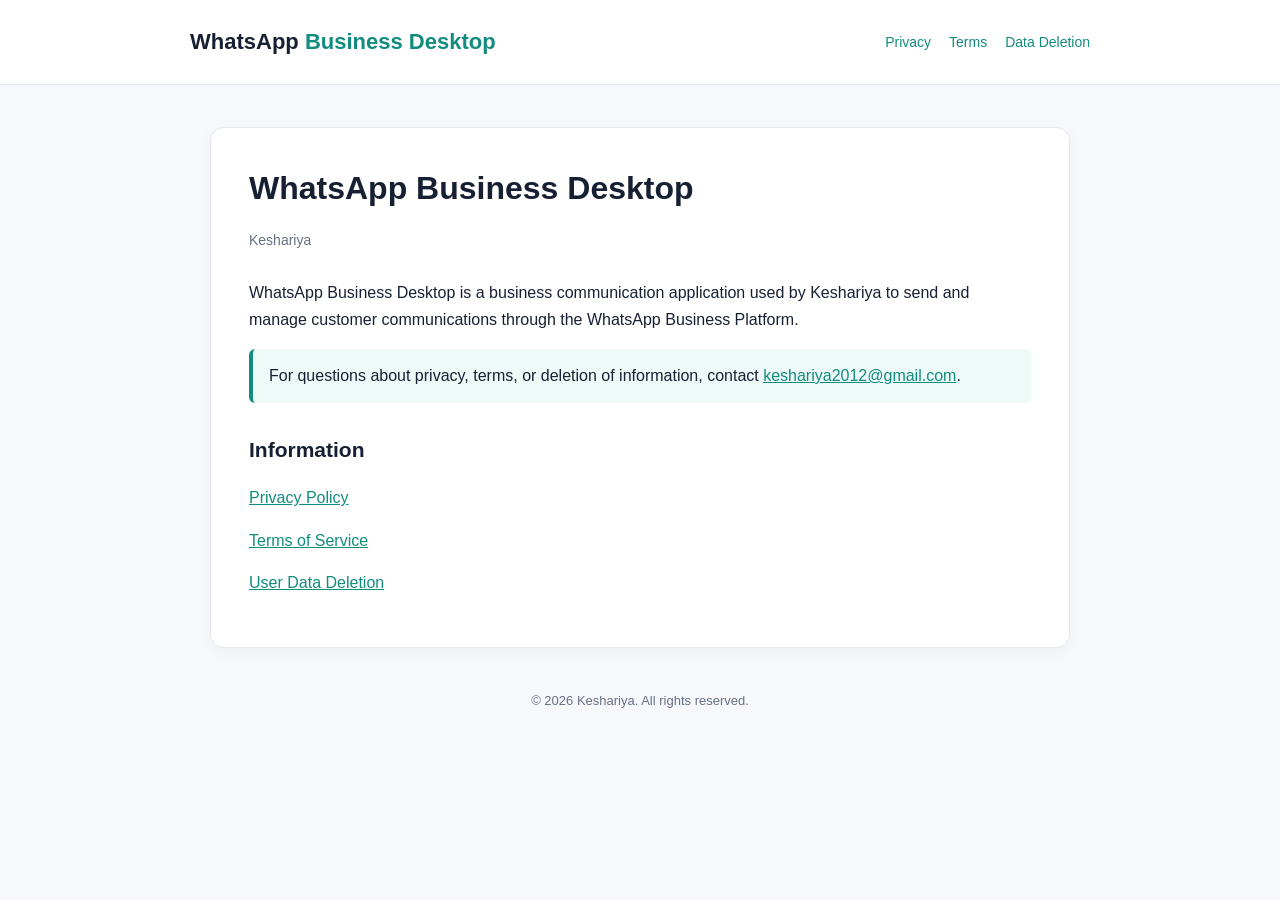
<file: index.html>
<!doctype html><html><head><meta charset="utf-8"><meta name="viewport" content="width=device-width,initial-scale=1"><title>WhatsApp Business Desktop</title><link rel="stylesheet" href="style.css"></head>
<body><header><div class="header-inner"><div class="brand">WhatsApp <span>Business Desktop</span></div><nav><a href="privacy.html">Privacy</a><a href="terms.html">Terms</a><a href="data-deletion.html">Data Deletion</a></nav></div></header>
<main><div class="card"><h1>WhatsApp Business Desktop</h1><p class="meta">Keshariya</p><p>WhatsApp Business Desktop is a business communication application used by Keshariya to send and manage customer communications through the WhatsApp Business Platform.</p>
<div class="notice">For questions about privacy, terms, or deletion of information, contact <a href="mailto:keshariya2012@gmail.com">keshariya2012@gmail.com</a>.</div>
<h2>Information</h2><p><a href="privacy.html">Privacy Policy</a></p><p><a href="terms.html">Terms of Service</a></p><p><a href="data-deletion.html">User Data Deletion</a></p></div></main>
<footer>© 2026 Keshariya. All rights reserved.</footer></body></html>
</file>
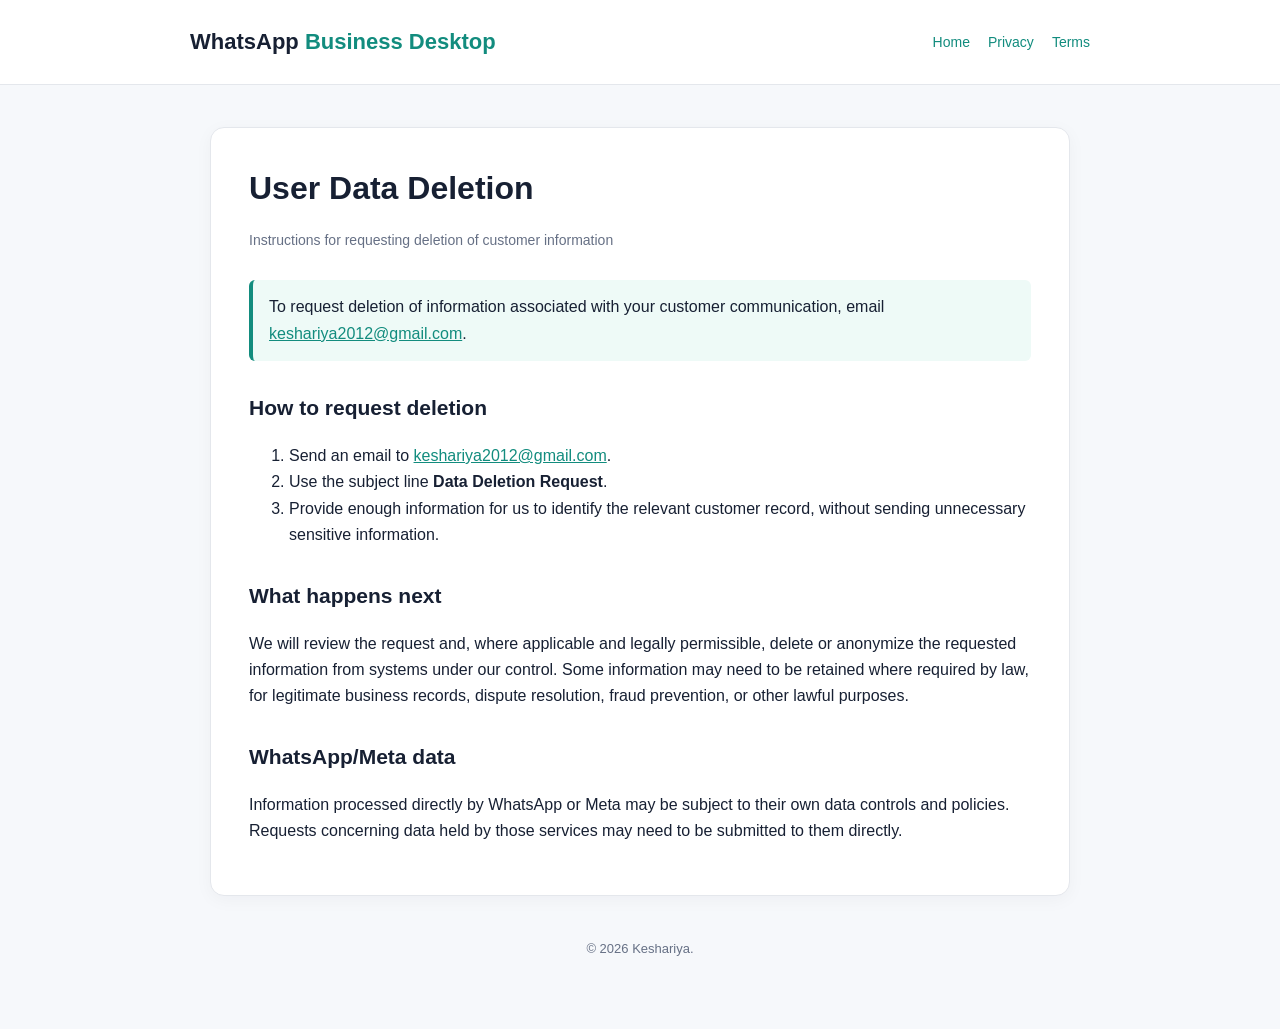
<file: data-deletion.html>
<!doctype html><html><head><meta charset="utf-8"><meta name="viewport" content="width=device-width,initial-scale=1"><title>User Data Deletion | WhatsApp Business Desktop</title><link rel="stylesheet" href="style.css"></head>
<body><header><div class="header-inner"><div class="brand">WhatsApp <span>Business Desktop</span></div><nav><a href="index.html">Home</a><a href="privacy.html">Privacy</a><a href="terms.html">Terms</a></nav></div></header>
<main><div class="card"><h1>User Data Deletion</h1><p class="meta">Instructions for requesting deletion of customer information</p>
<div class="notice">To request deletion of information associated with your customer communication, email <a href="mailto:keshariya2012@gmail.com">keshariya2012@gmail.com</a>.</div>
<h2>How to request deletion</h2><ol><li>Send an email to <a href="mailto:keshariya2012@gmail.com">keshariya2012@gmail.com</a>.</li><li>Use the subject line <strong>Data Deletion Request</strong>.</li><li>Provide enough information for us to identify the relevant customer record, without sending unnecessary sensitive information.</li></ol>
<h2>What happens next</h2><p>We will review the request and, where applicable and legally permissible, delete or anonymize the requested information from systems under our control. Some information may need to be retained where required by law, for legitimate business records, dispute resolution, fraud prevention, or other lawful purposes.</p>
<h2>WhatsApp/Meta data</h2><p>Information processed directly by WhatsApp or Meta may be subject to their own data controls and policies. Requests concerning data held by those services may need to be submitted to them directly.</p>
</div></main><footer>© 2026 Keshariya.</footer></body></html>
</file>
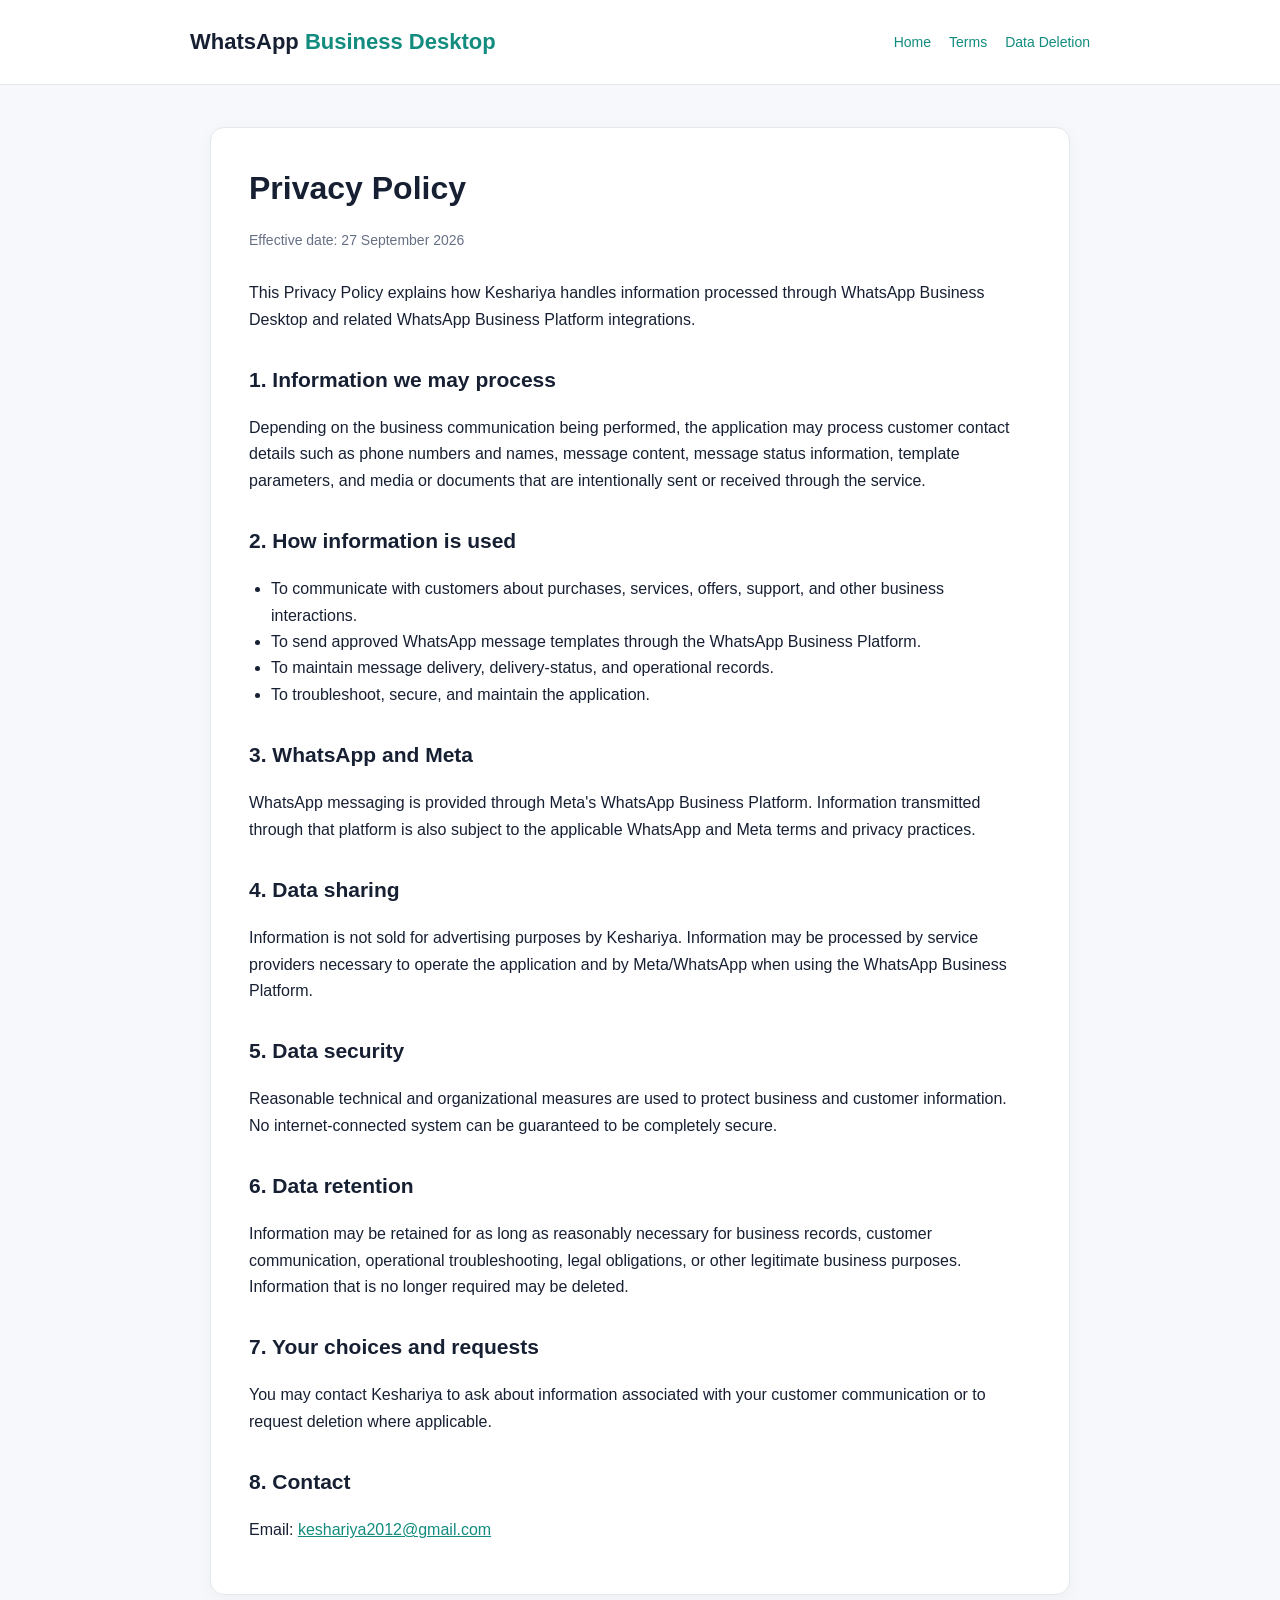
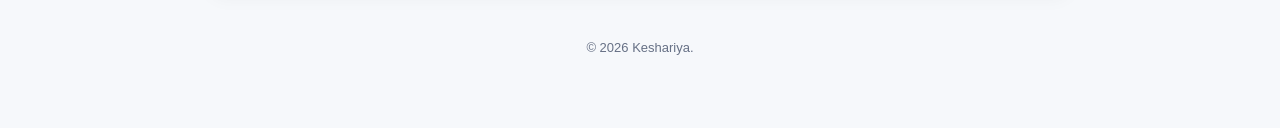
<file: privacy.html>
<!doctype html><html><head><meta charset="utf-8"><meta name="viewport" content="width=device-width,initial-scale=1"><title>Privacy Policy | WhatsApp Business Desktop</title><link rel="stylesheet" href="style.css"></head>
<body><header><div class="header-inner"><div class="brand">WhatsApp <span>Business Desktop</span></div><nav><a href="index.html">Home</a><a href="terms.html">Terms</a><a href="data-deletion.html">Data Deletion</a></nav></div></header>
<main><div class="card"><h1>Privacy Policy</h1><p class="meta">Effective date: 27 September 2026</p>
<p>This Privacy Policy explains how Keshariya handles information processed through WhatsApp Business Desktop and related WhatsApp Business Platform integrations.</p>
<h2>1. Information we may process</h2><p>Depending on the business communication being performed, the application may process customer contact details such as phone numbers and names, message content, message status information, template parameters, and media or documents that are intentionally sent or received through the service.</p>
<h2>2. How information is used</h2><ul><li>To communicate with customers about purchases, services, offers, support, and other business interactions.</li><li>To send approved WhatsApp message templates through the WhatsApp Business Platform.</li><li>To maintain message delivery, delivery-status, and operational records.</li><li>To troubleshoot, secure, and maintain the application.</li></ul>
<h2>3. WhatsApp and Meta</h2><p>WhatsApp messaging is provided through Meta's WhatsApp Business Platform. Information transmitted through that platform is also subject to the applicable WhatsApp and Meta terms and privacy practices.</p>
<h2>4. Data sharing</h2><p>Information is not sold for advertising purposes by Keshariya. Information may be processed by service providers necessary to operate the application and by Meta/WhatsApp when using the WhatsApp Business Platform.</p>
<h2>5. Data security</h2><p>Reasonable technical and organizational measures are used to protect business and customer information. No internet-connected system can be guaranteed to be completely secure.</p>
<h2>6. Data retention</h2><p>Information may be retained for as long as reasonably necessary for business records, customer communication, operational troubleshooting, legal obligations, or other legitimate business purposes. Information that is no longer required may be deleted.</p>
<h2>7. Your choices and requests</h2><p>You may contact Keshariya to ask about information associated with your customer communication or to request deletion where applicable.</p>
<h2>8. Contact</h2><p>Email: <a href="mailto:keshariya2012@gmail.com">keshariya2012@gmail.com</a></p>
</div></main><footer>© 2026 Keshariya.</footer></body></html>
</file>
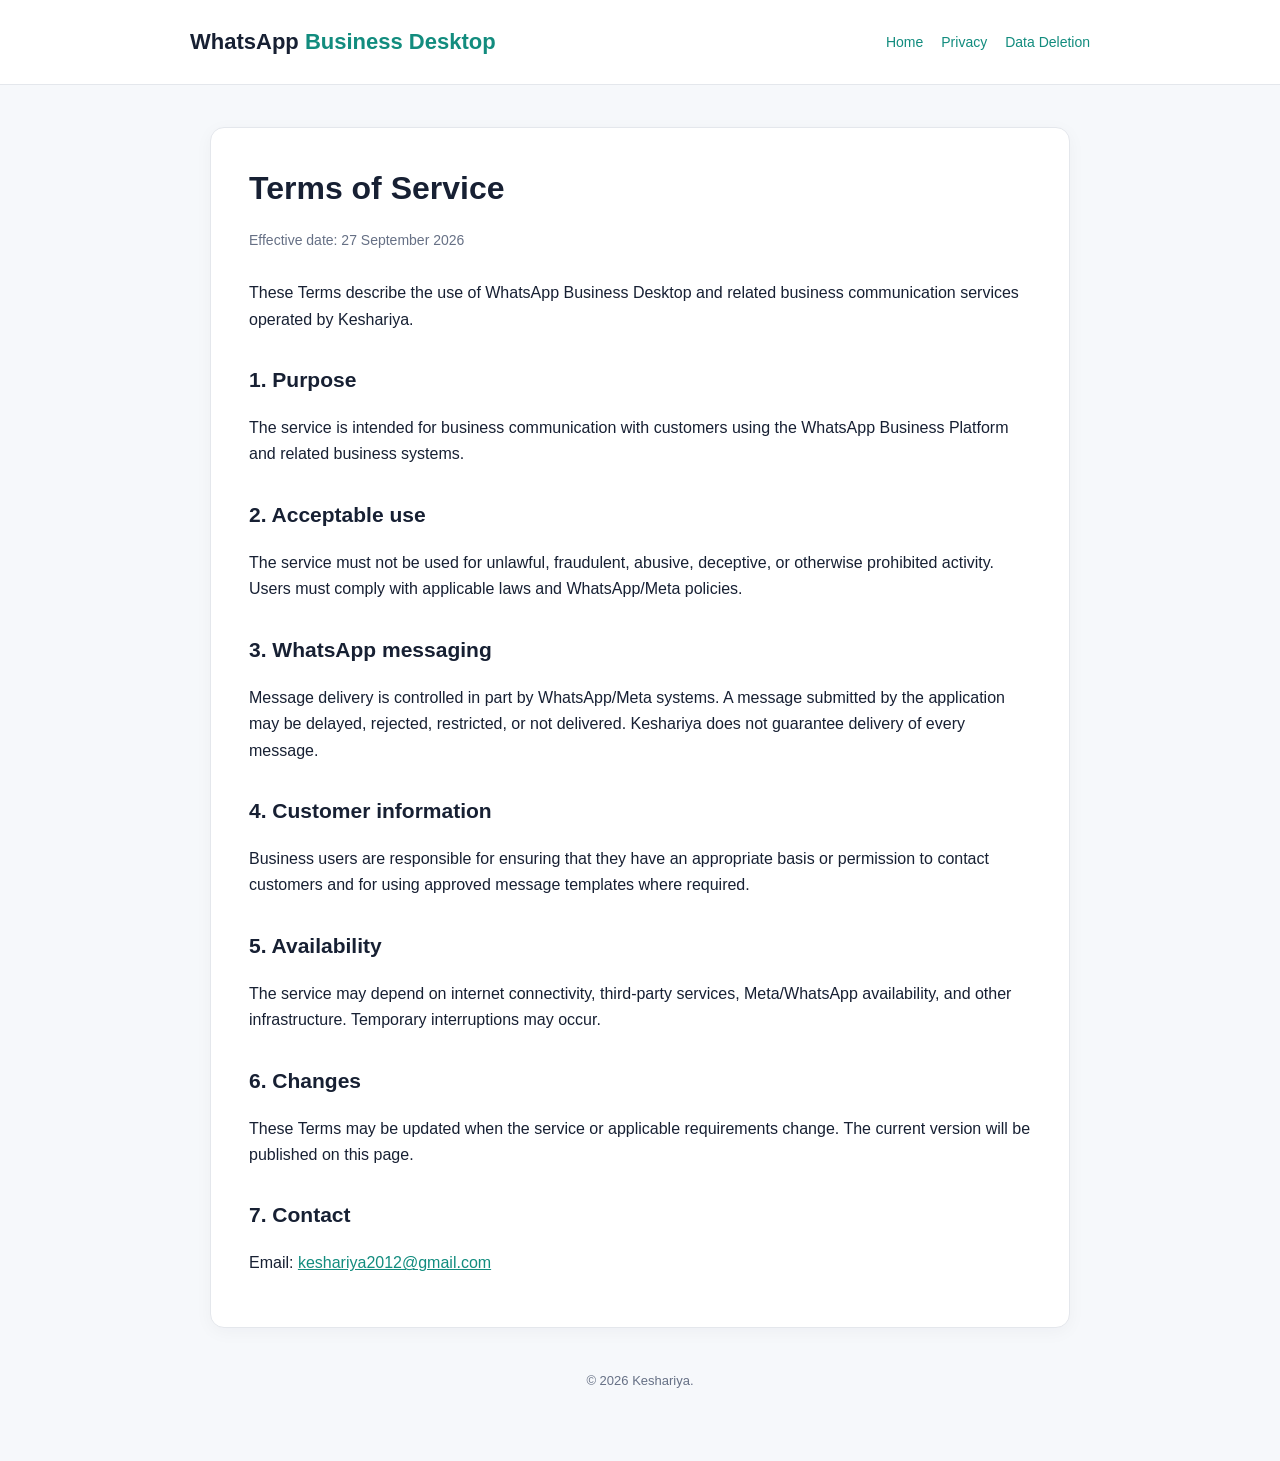
<file: terms.html>
<!doctype html><html><head><meta charset="utf-8"><meta name="viewport" content="width=device-width,initial-scale=1"><title>Terms of Service | WhatsApp Business Desktop</title><link rel="stylesheet" href="style.css"></head>
<body><header><div class="header-inner"><div class="brand">WhatsApp <span>Business Desktop</span></div><nav><a href="index.html">Home</a><a href="privacy.html">Privacy</a><a href="data-deletion.html">Data Deletion</a></nav></div></header>
<main><div class="card"><h1>Terms of Service</h1><p class="meta">Effective date: 27 September 2026</p>
<p>These Terms describe the use of WhatsApp Business Desktop and related business communication services operated by Keshariya.</p>
<h2>1. Purpose</h2><p>The service is intended for business communication with customers using the WhatsApp Business Platform and related business systems.</p>
<h2>2. Acceptable use</h2><p>The service must not be used for unlawful, fraudulent, abusive, deceptive, or otherwise prohibited activity. Users must comply with applicable laws and WhatsApp/Meta policies.</p>
<h2>3. WhatsApp messaging</h2><p>Message delivery is controlled in part by WhatsApp/Meta systems. A message submitted by the application may be delayed, rejected, restricted, or not delivered. Keshariya does not guarantee delivery of every message.</p>
<h2>4. Customer information</h2><p>Business users are responsible for ensuring that they have an appropriate basis or permission to contact customers and for using approved message templates where required.</p>
<h2>5. Availability</h2><p>The service may depend on internet connectivity, third-party services, Meta/WhatsApp availability, and other infrastructure. Temporary interruptions may occur.</p>
<h2>6. Changes</h2><p>These Terms may be updated when the service or applicable requirements change. The current version will be published on this page.</p>
<h2>7. Contact</h2><p>Email: <a href="mailto:keshariya2012@gmail.com">keshariya2012@gmail.com</a></p>
</div></main><footer>© 2026 Keshariya.</footer></body></html>
</file>
<file: style.css>
:root{--bg:#f6f8fb;--card:#fff;--text:#172033;--muted:#667085;--accent:#128c7e;--border:#e4e7ec}
*{box-sizing:border-box}body{margin:0;font-family:Arial,Helvetica,sans-serif;background:var(--bg);color:var(--text);line-height:1.65}
header{background:#fff;border-bottom:1px solid var(--border);padding:24px 20px}
.header-inner{max-width:900px;margin:auto;display:flex;justify-content:space-between;align-items:center;gap:20px}
.brand{font-size:22px;font-weight:700}.brand span{color:var(--accent)}
nav a{margin-left:18px;color:var(--accent);text-decoration:none;font-size:14px}
main{max-width:900px;margin:42px auto;padding:0 20px}.card{background:var(--card);border:1px solid var(--border);border-radius:14px;padding:34px 38px;box-shadow:0 4px 18px rgba(16,24,40,.04)}
h1{font-size:32px;margin:0 0 8px}h2{font-size:21px;margin-top:30px}h3{font-size:17px;margin-top:24px}
.meta{color:var(--muted);font-size:14px;margin-bottom:28px}.notice{background:#eefaf7;border-left:4px solid var(--accent);padding:14px 16px;border-radius:6px}
a{color:var(--accent)}footer{max-width:900px;margin:30px auto;padding:0 20px 40px;color:var(--muted);font-size:13px;text-align:center}
ul{padding-left:22px}
@media(max-width:650px){.header-inner{display:block}.header-inner nav{margin-top:12px}.header-inner nav a{margin:0 14px 0 0}.card{padding:24px 20px}h1{font-size:27px}}
</file>
